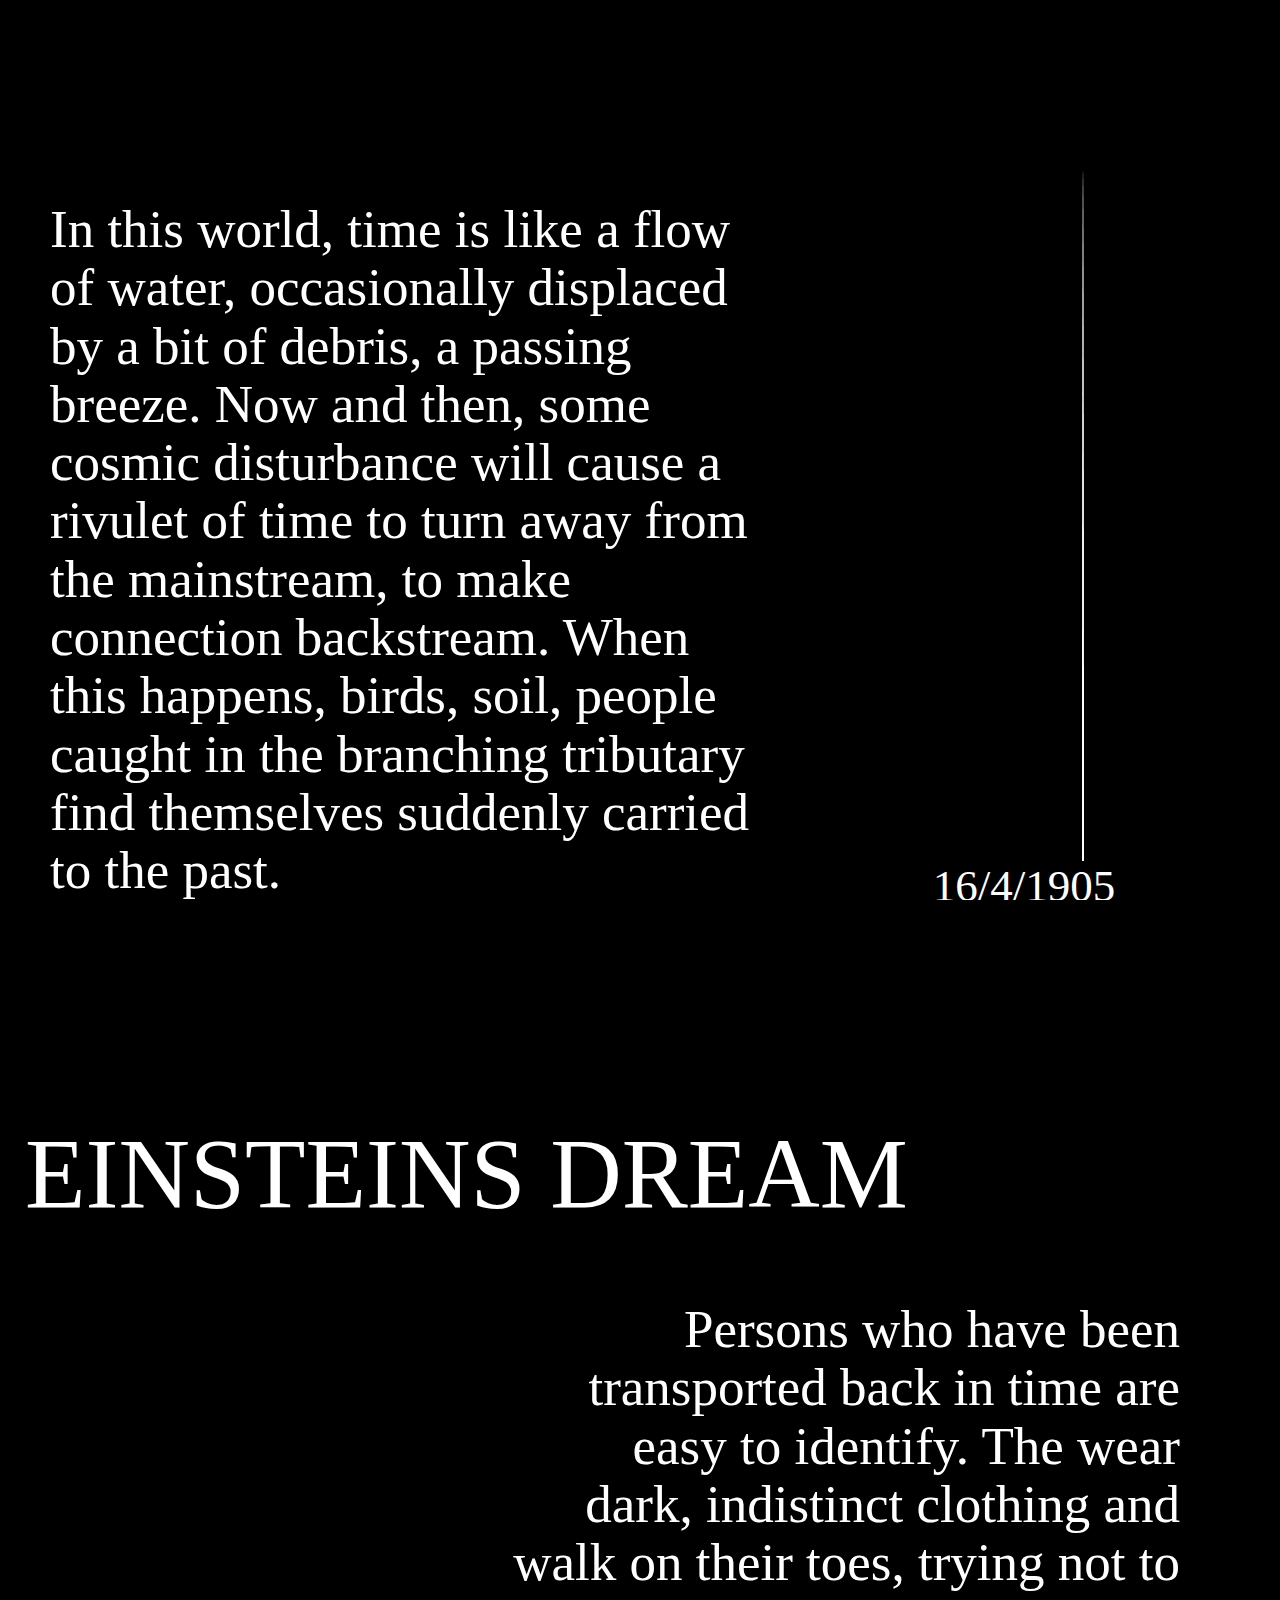
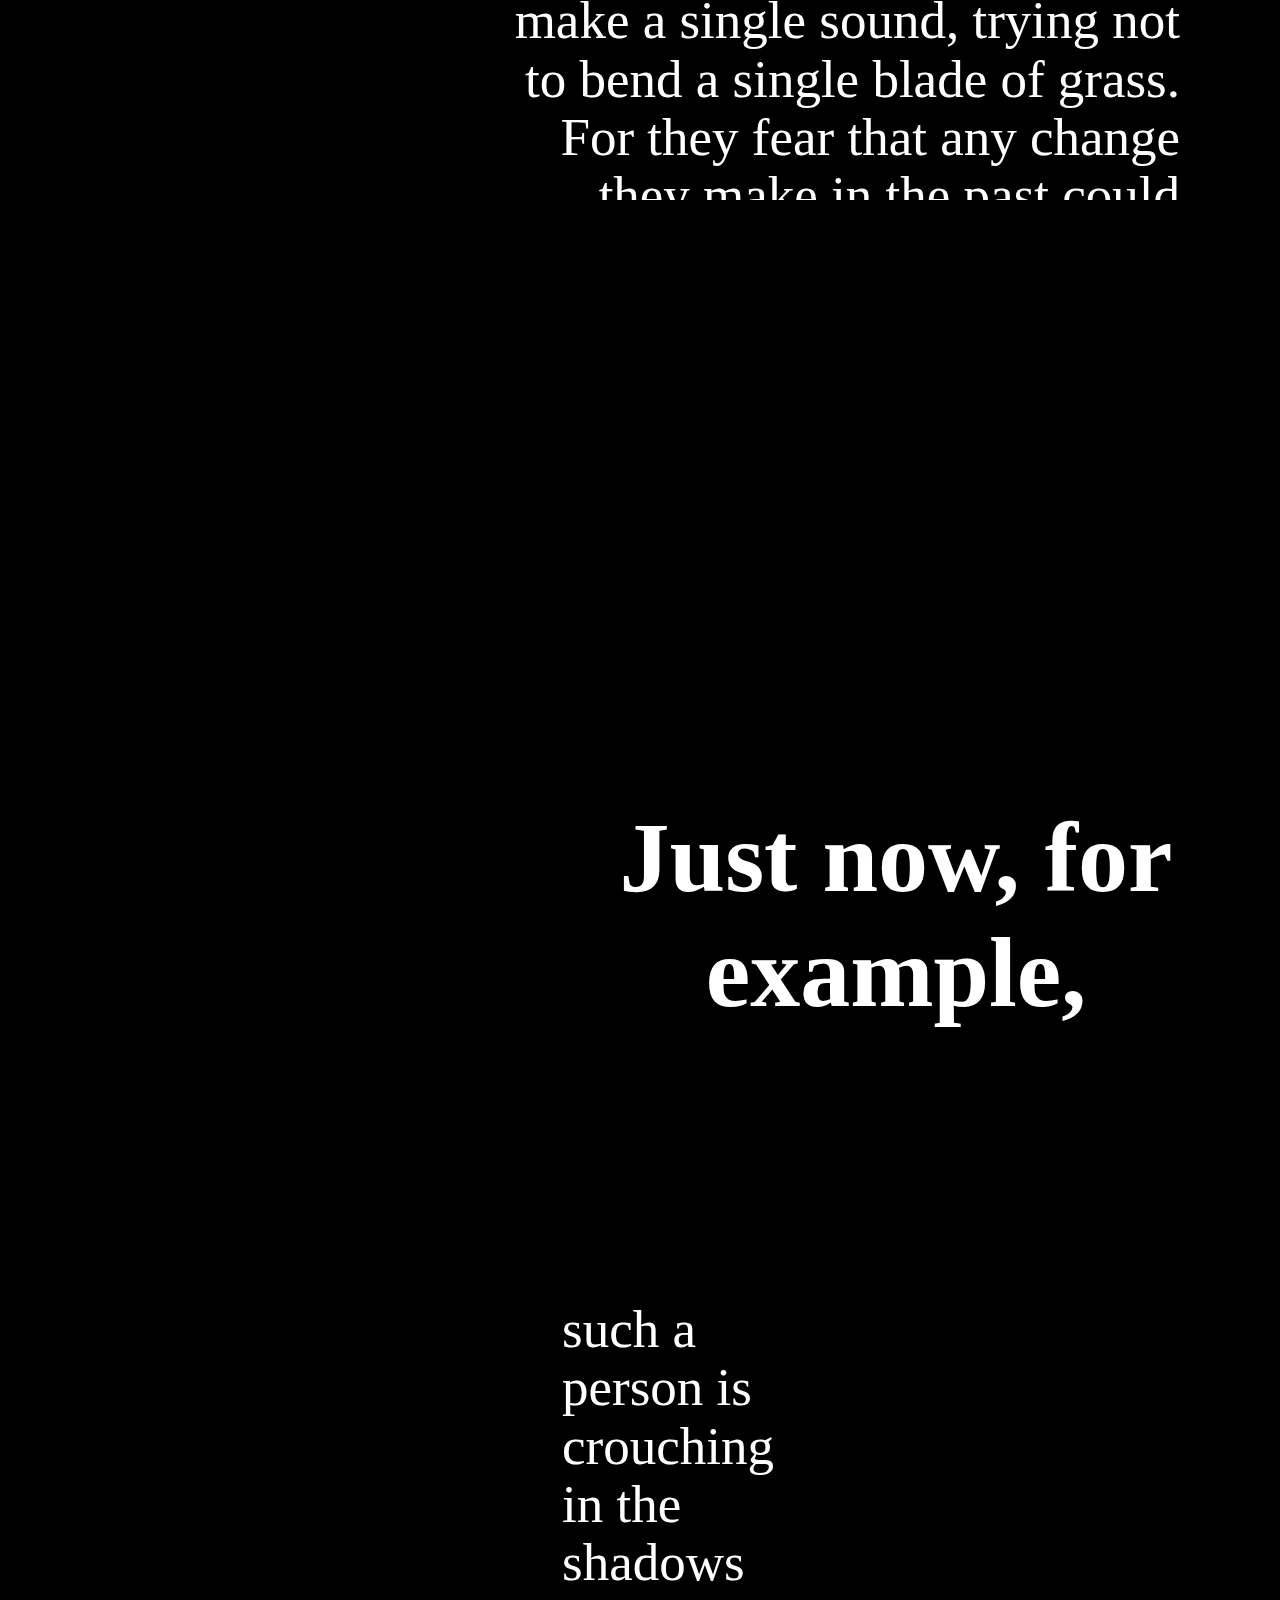
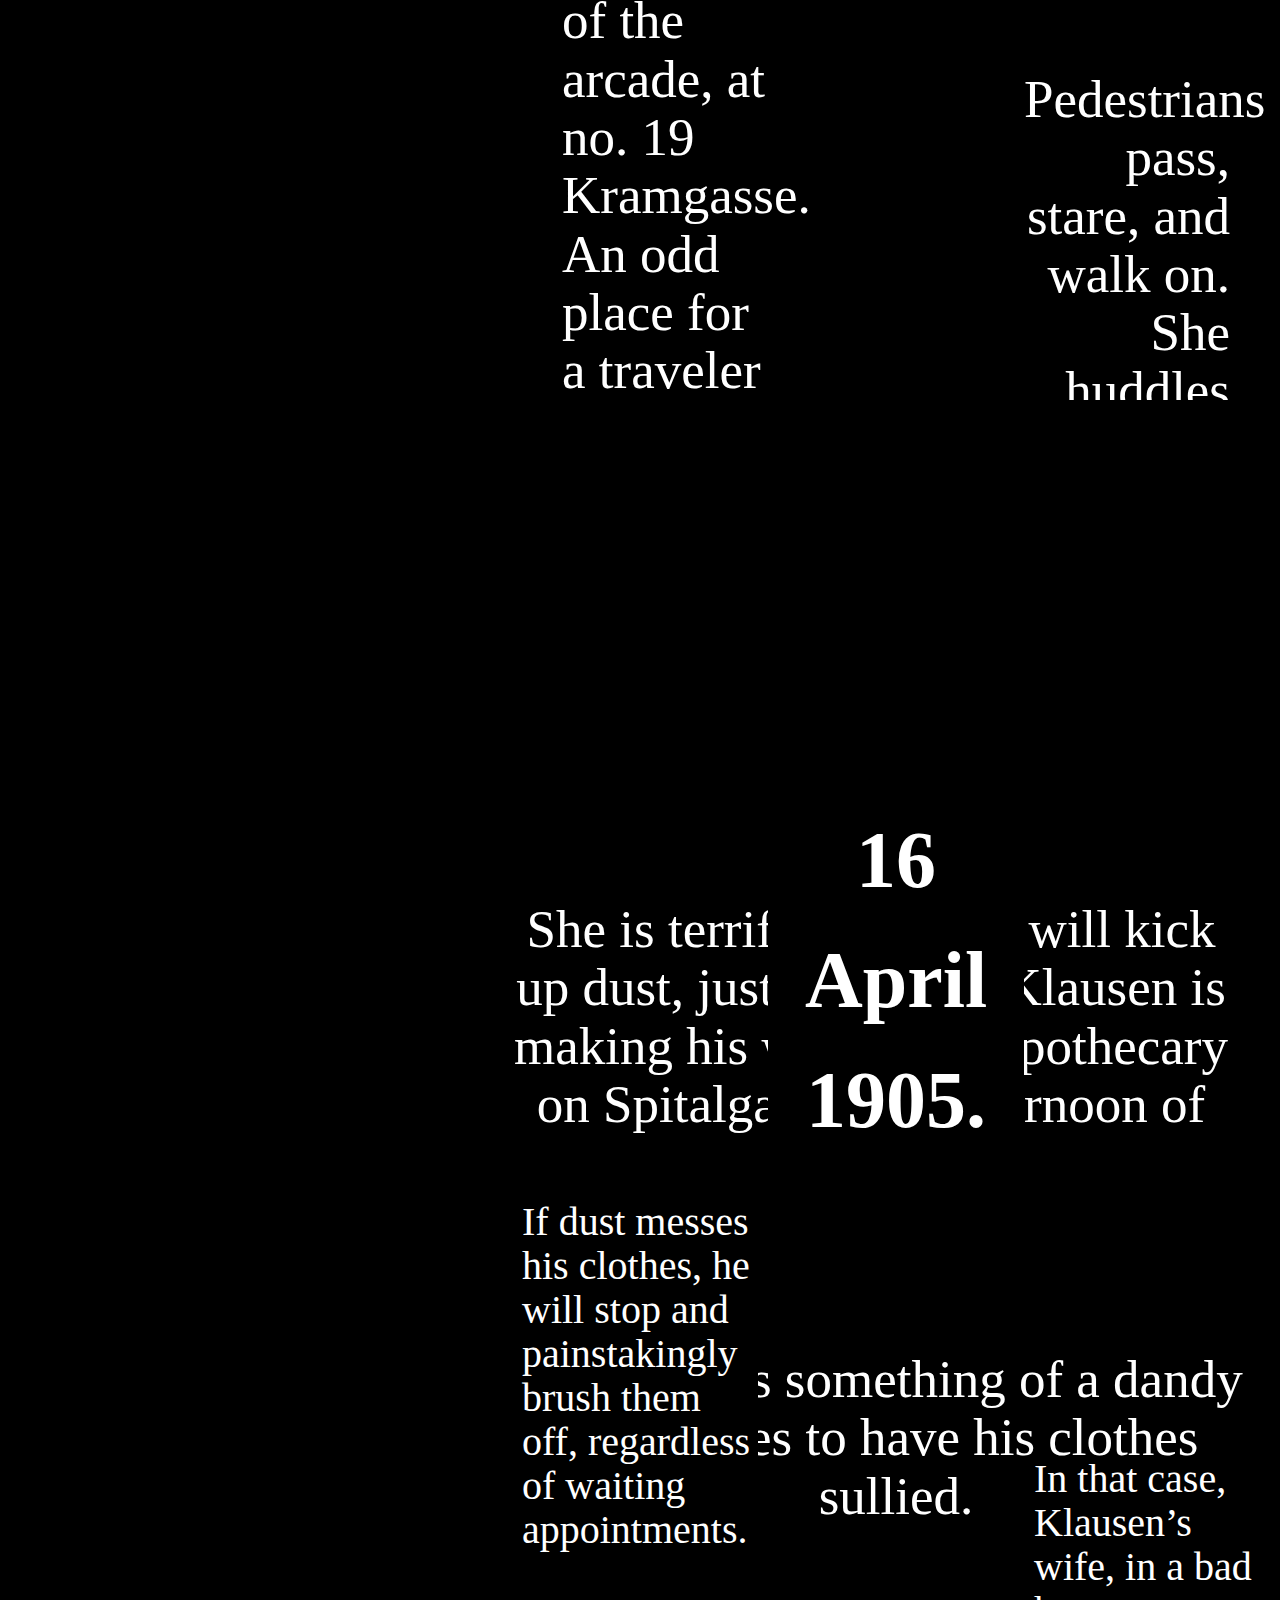
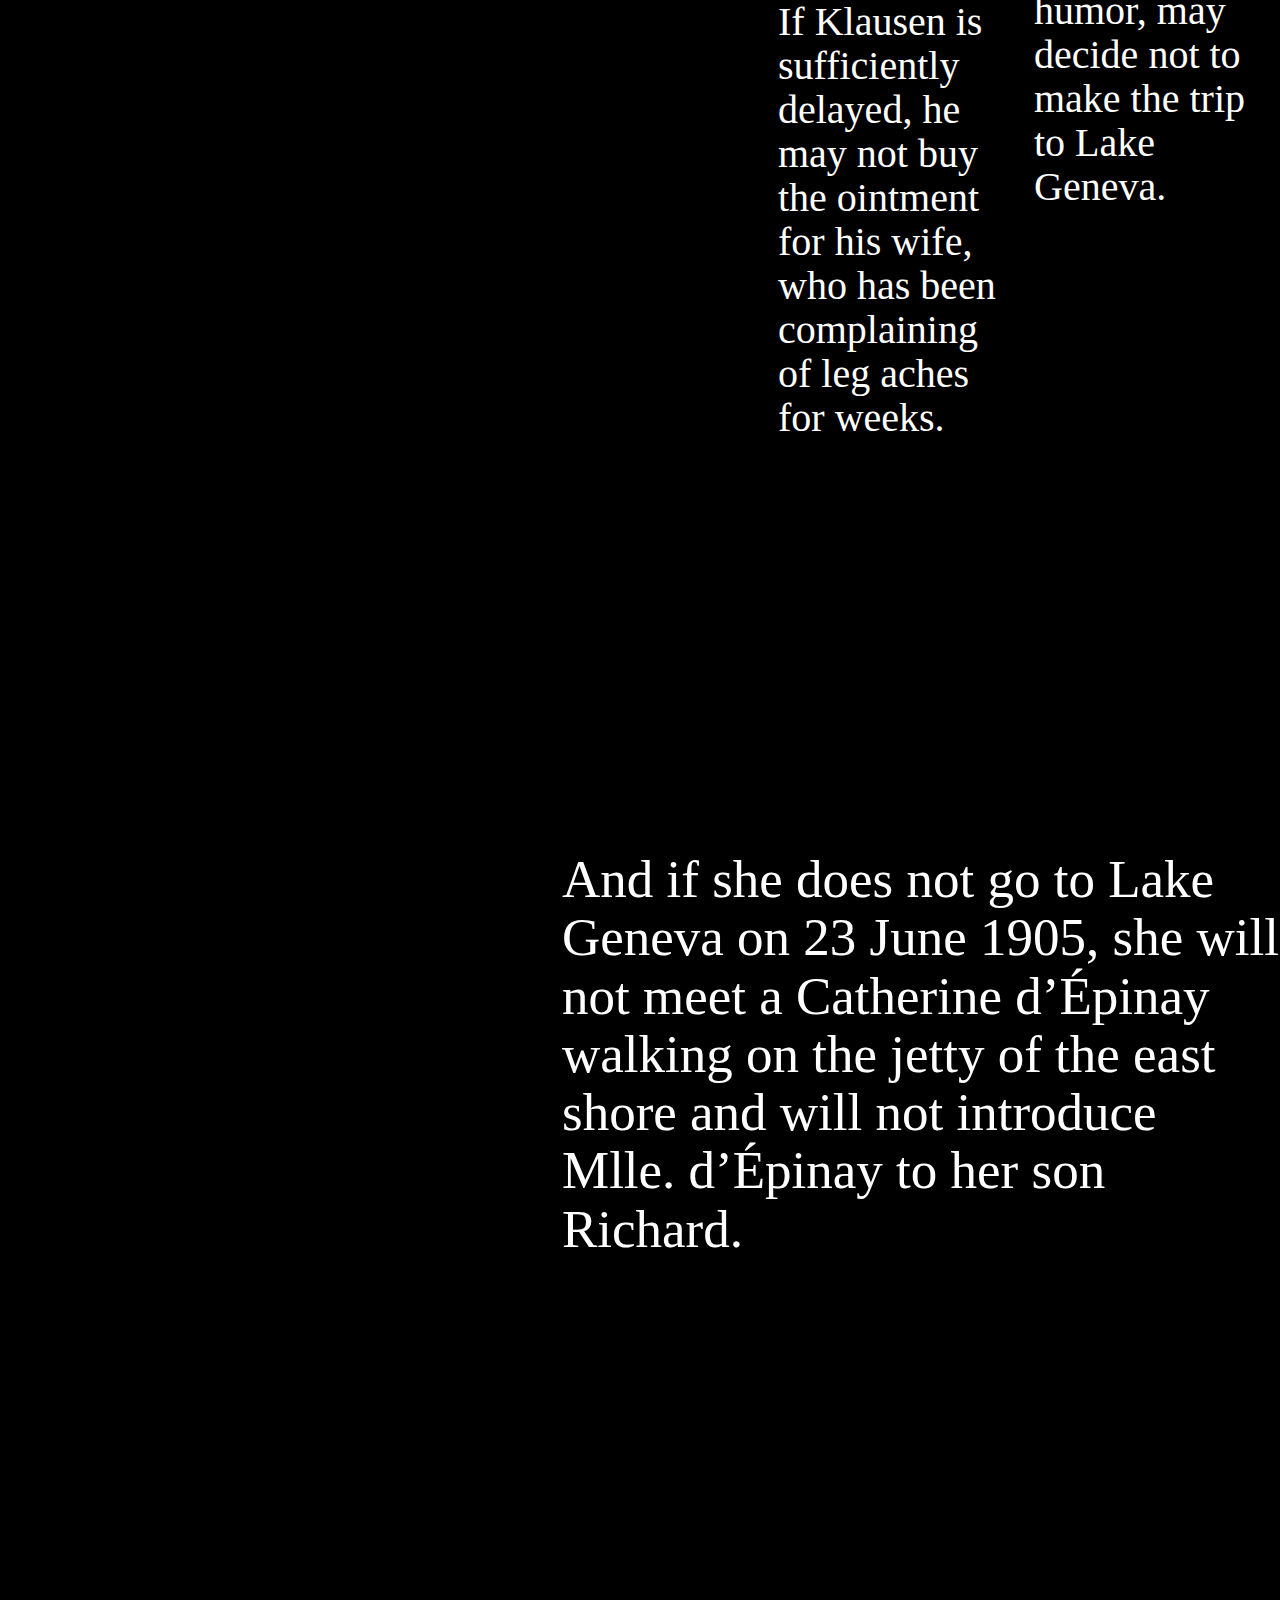
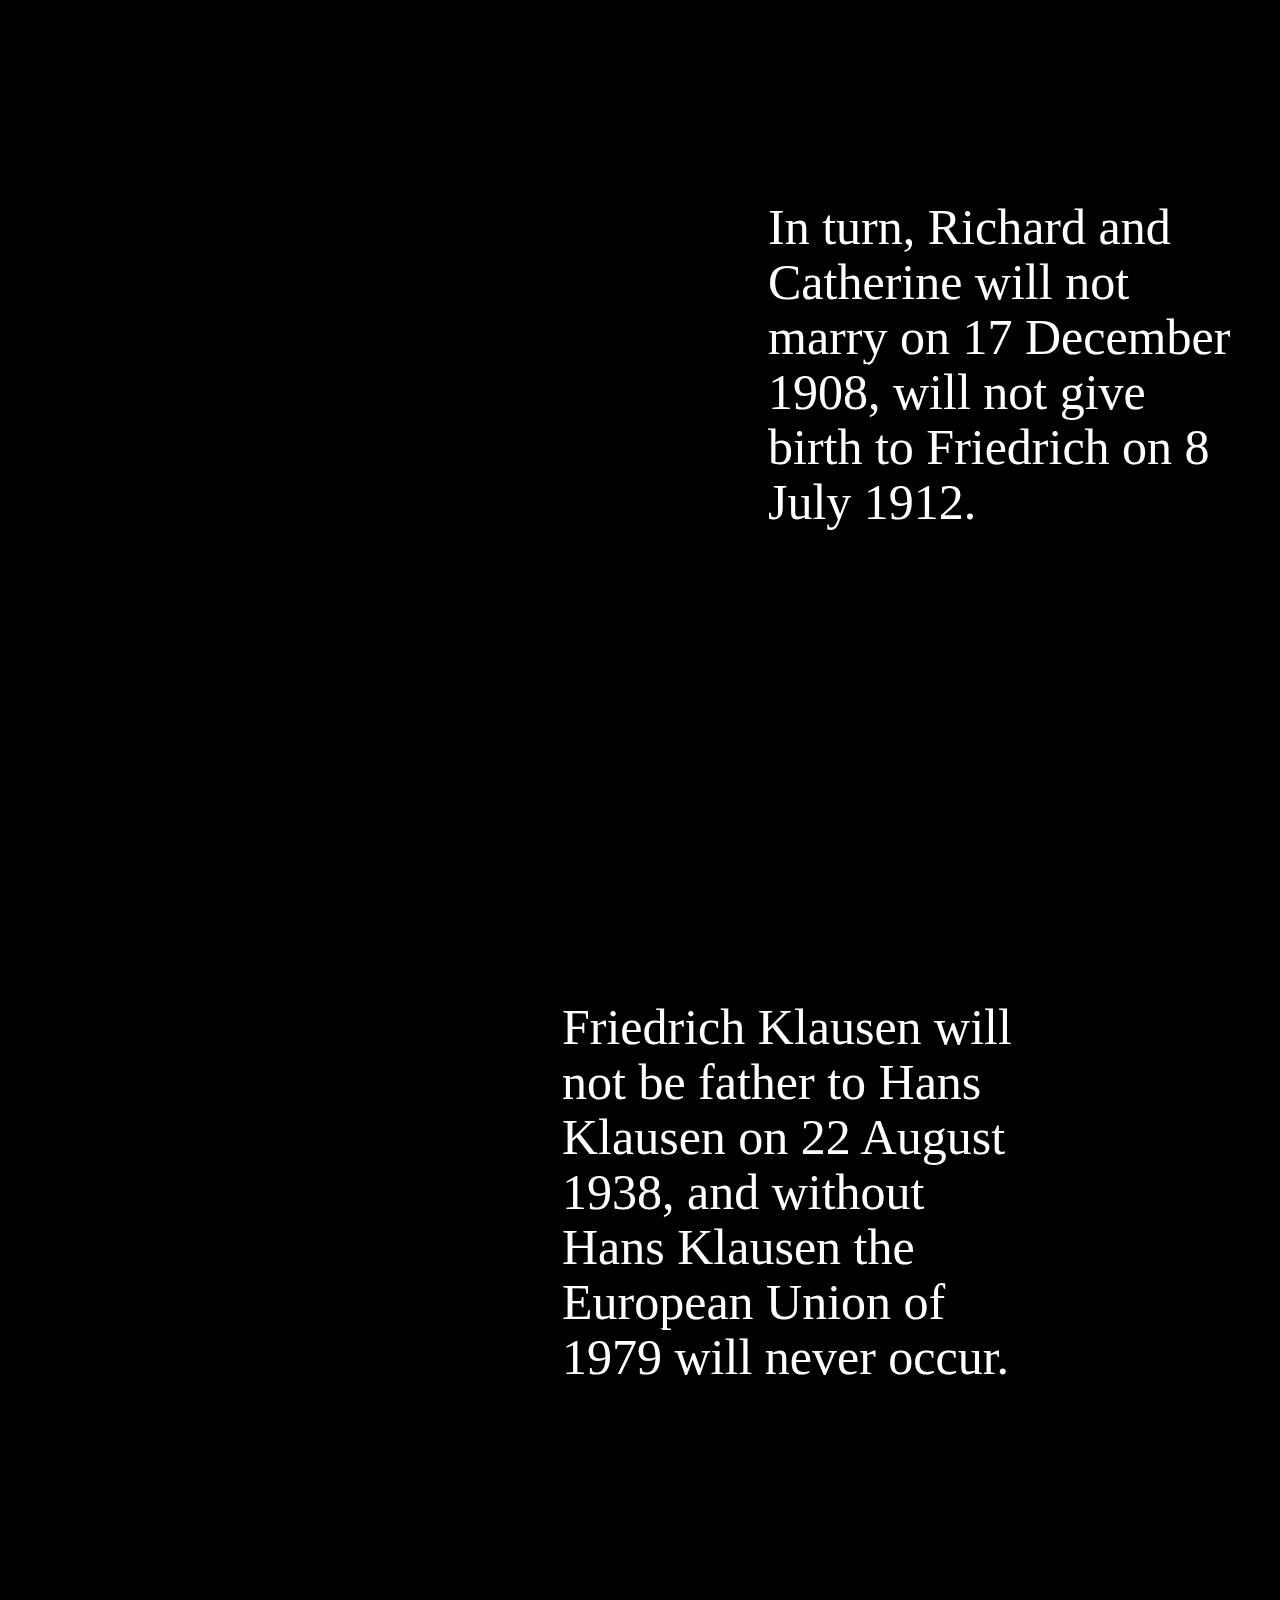
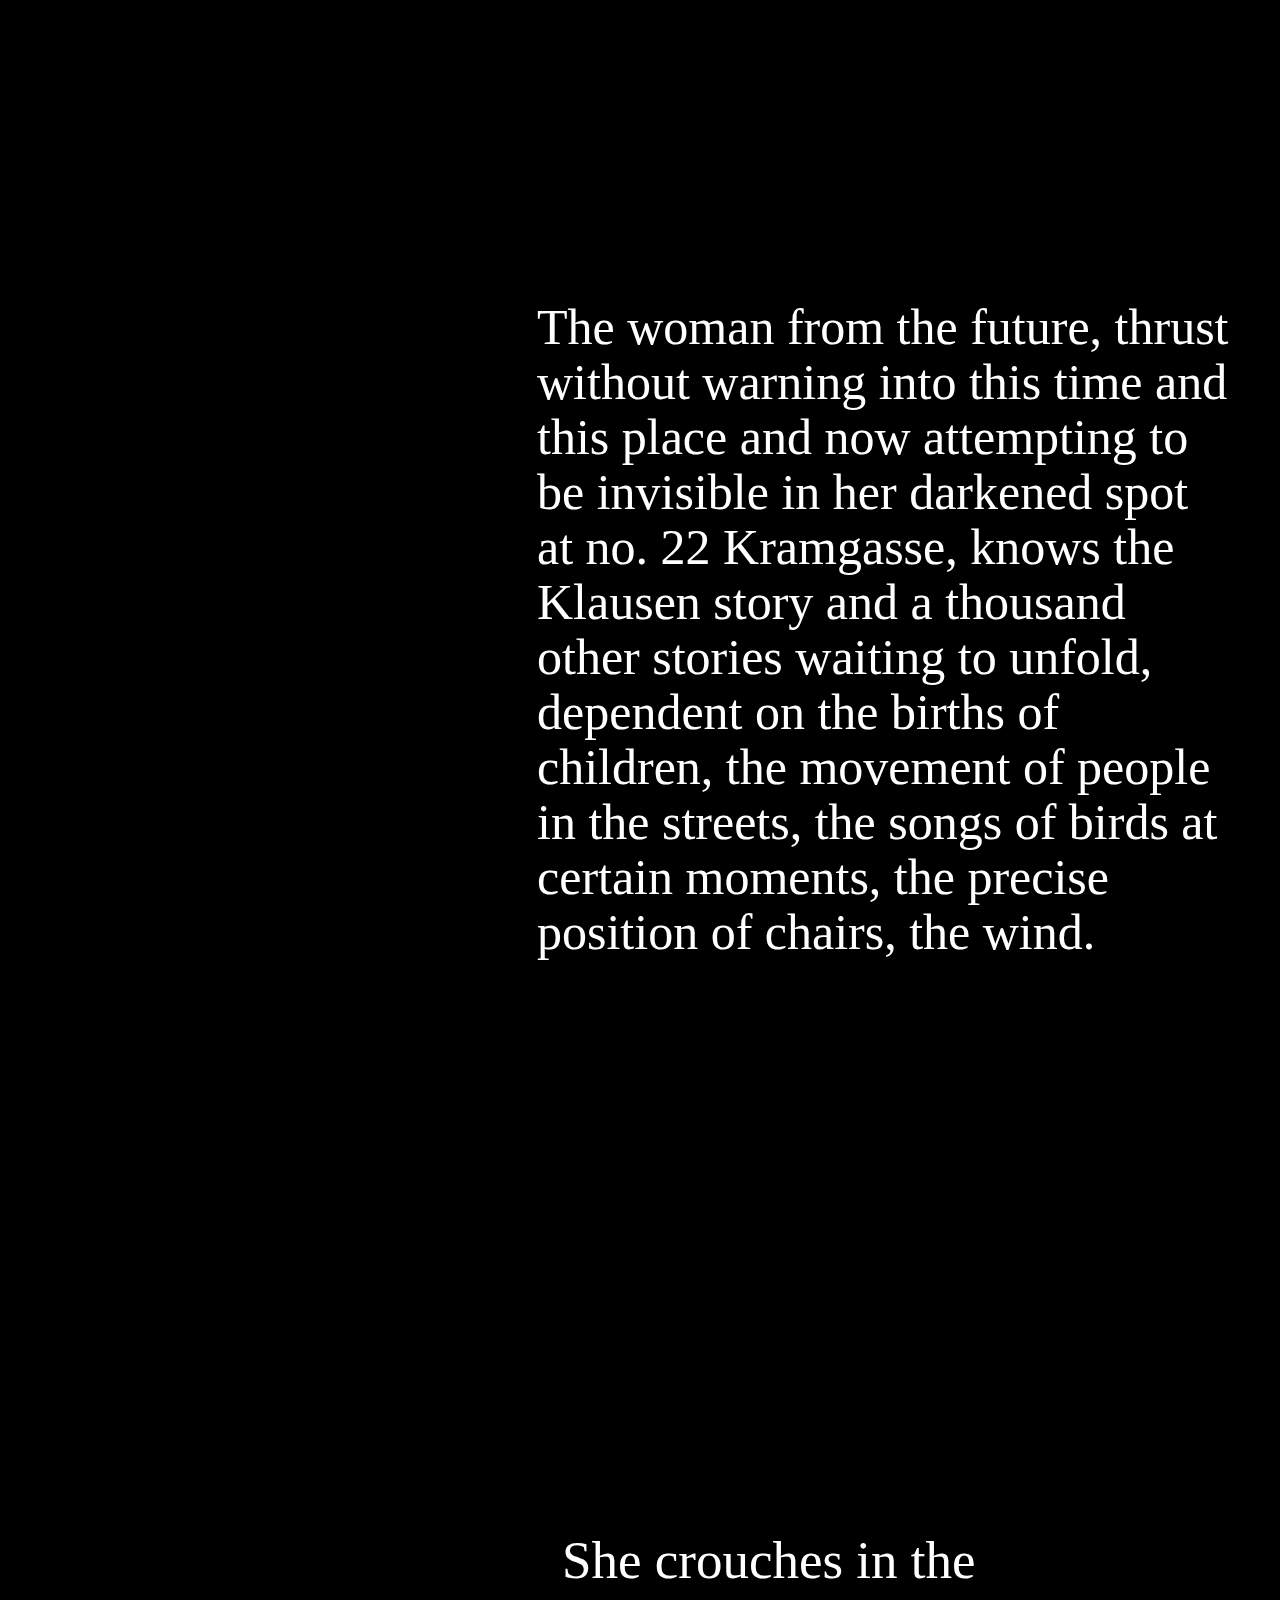
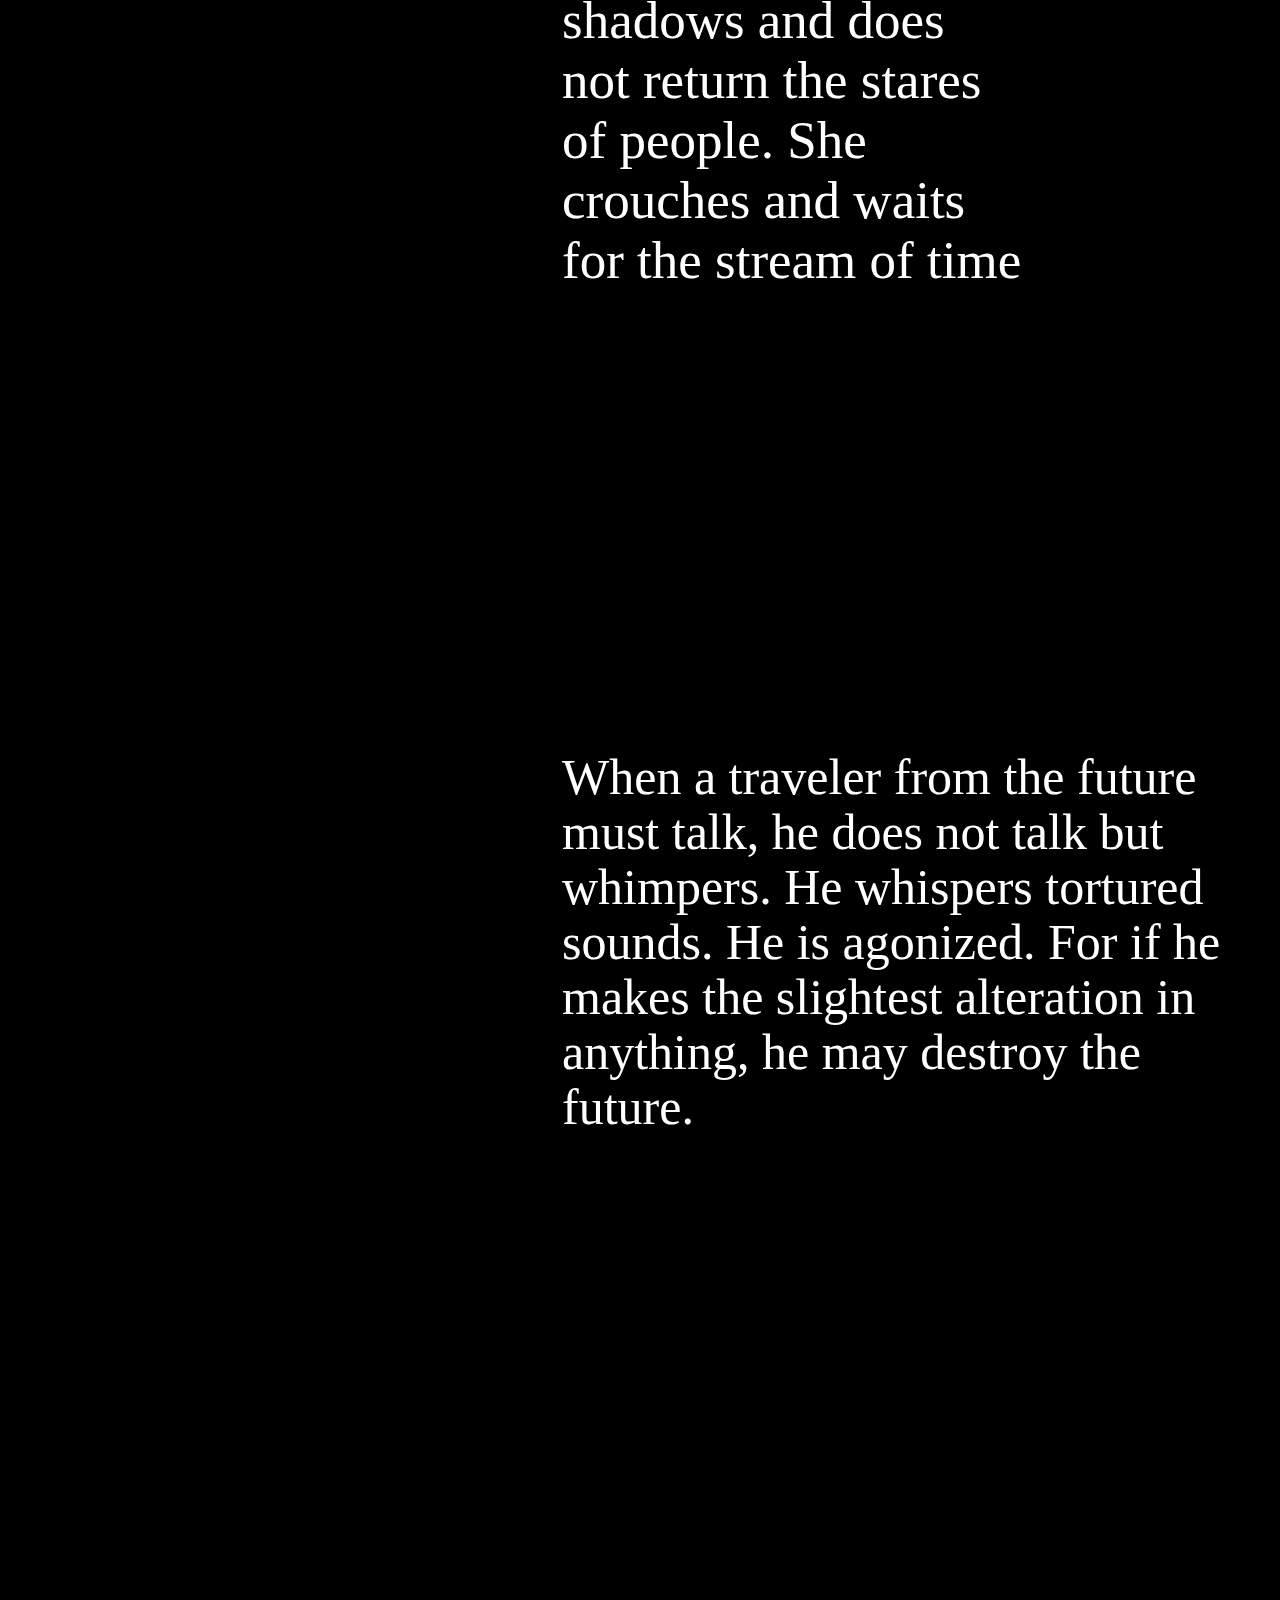
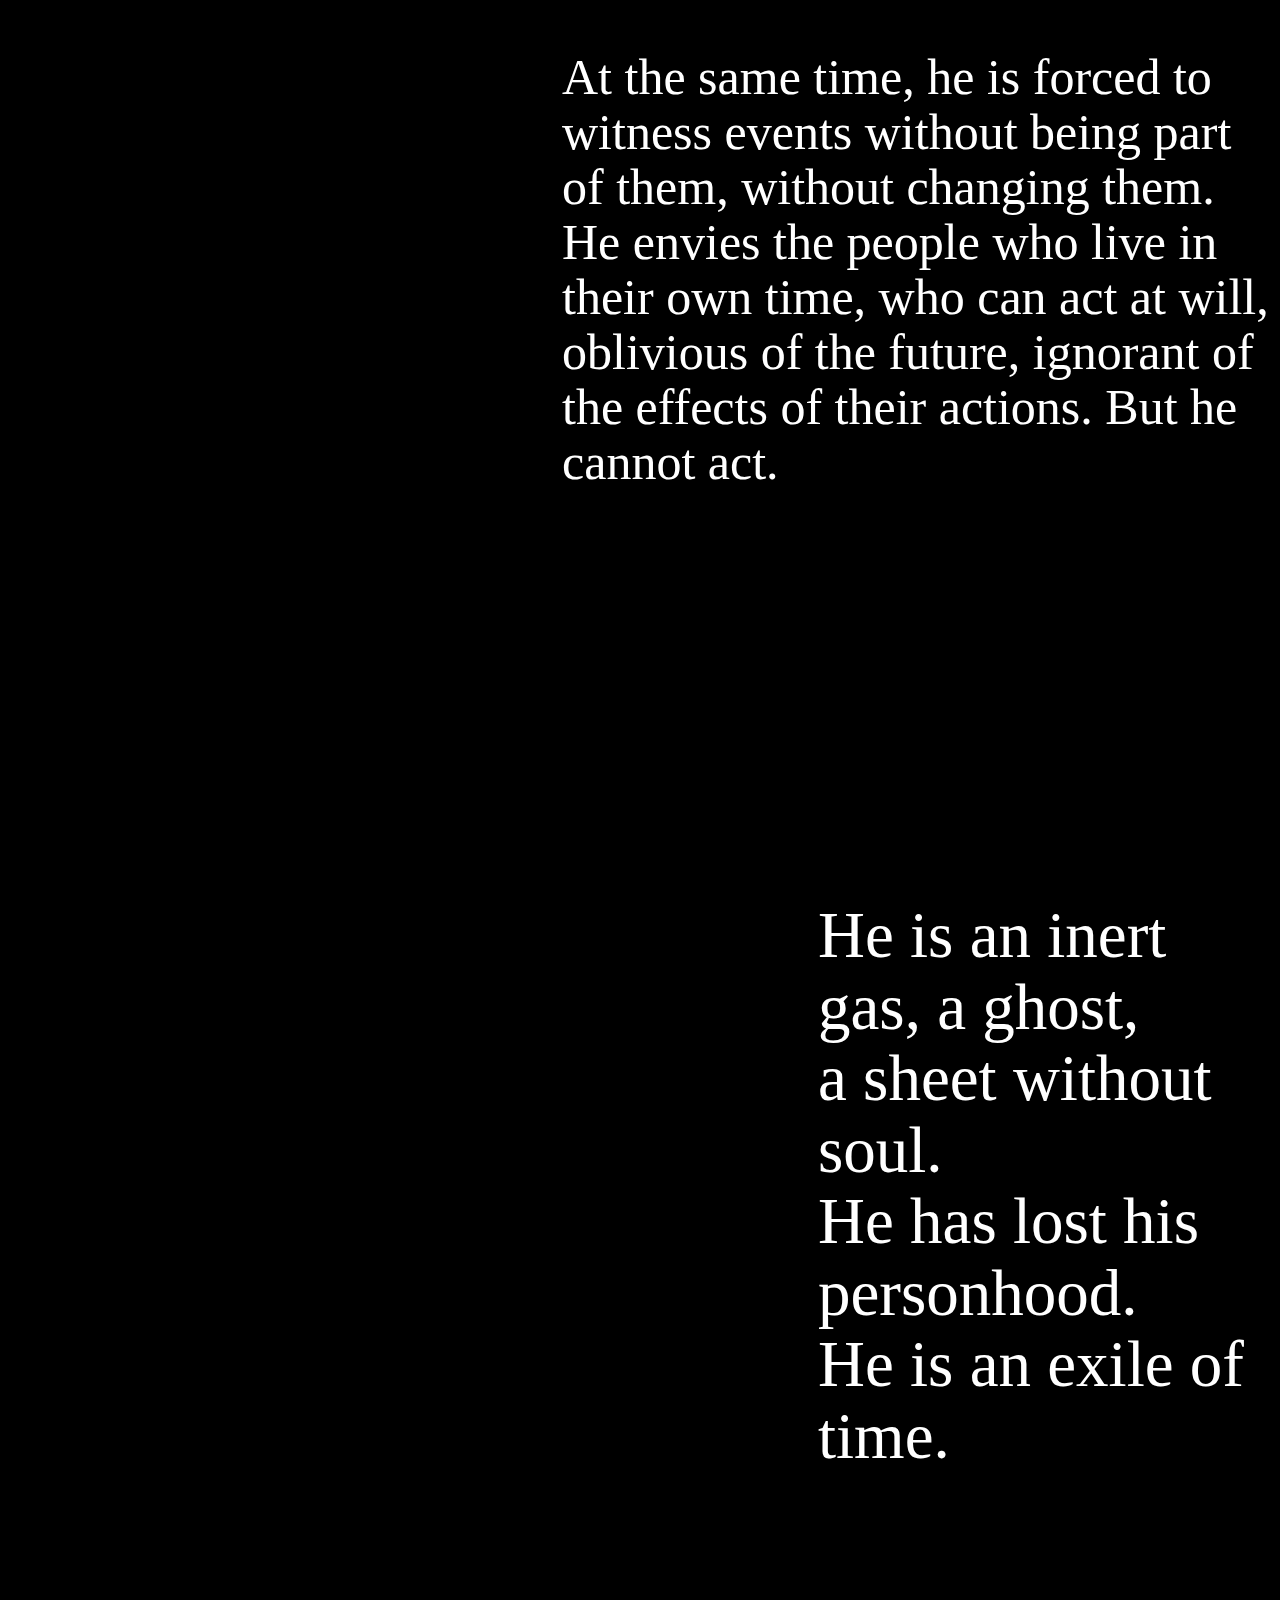
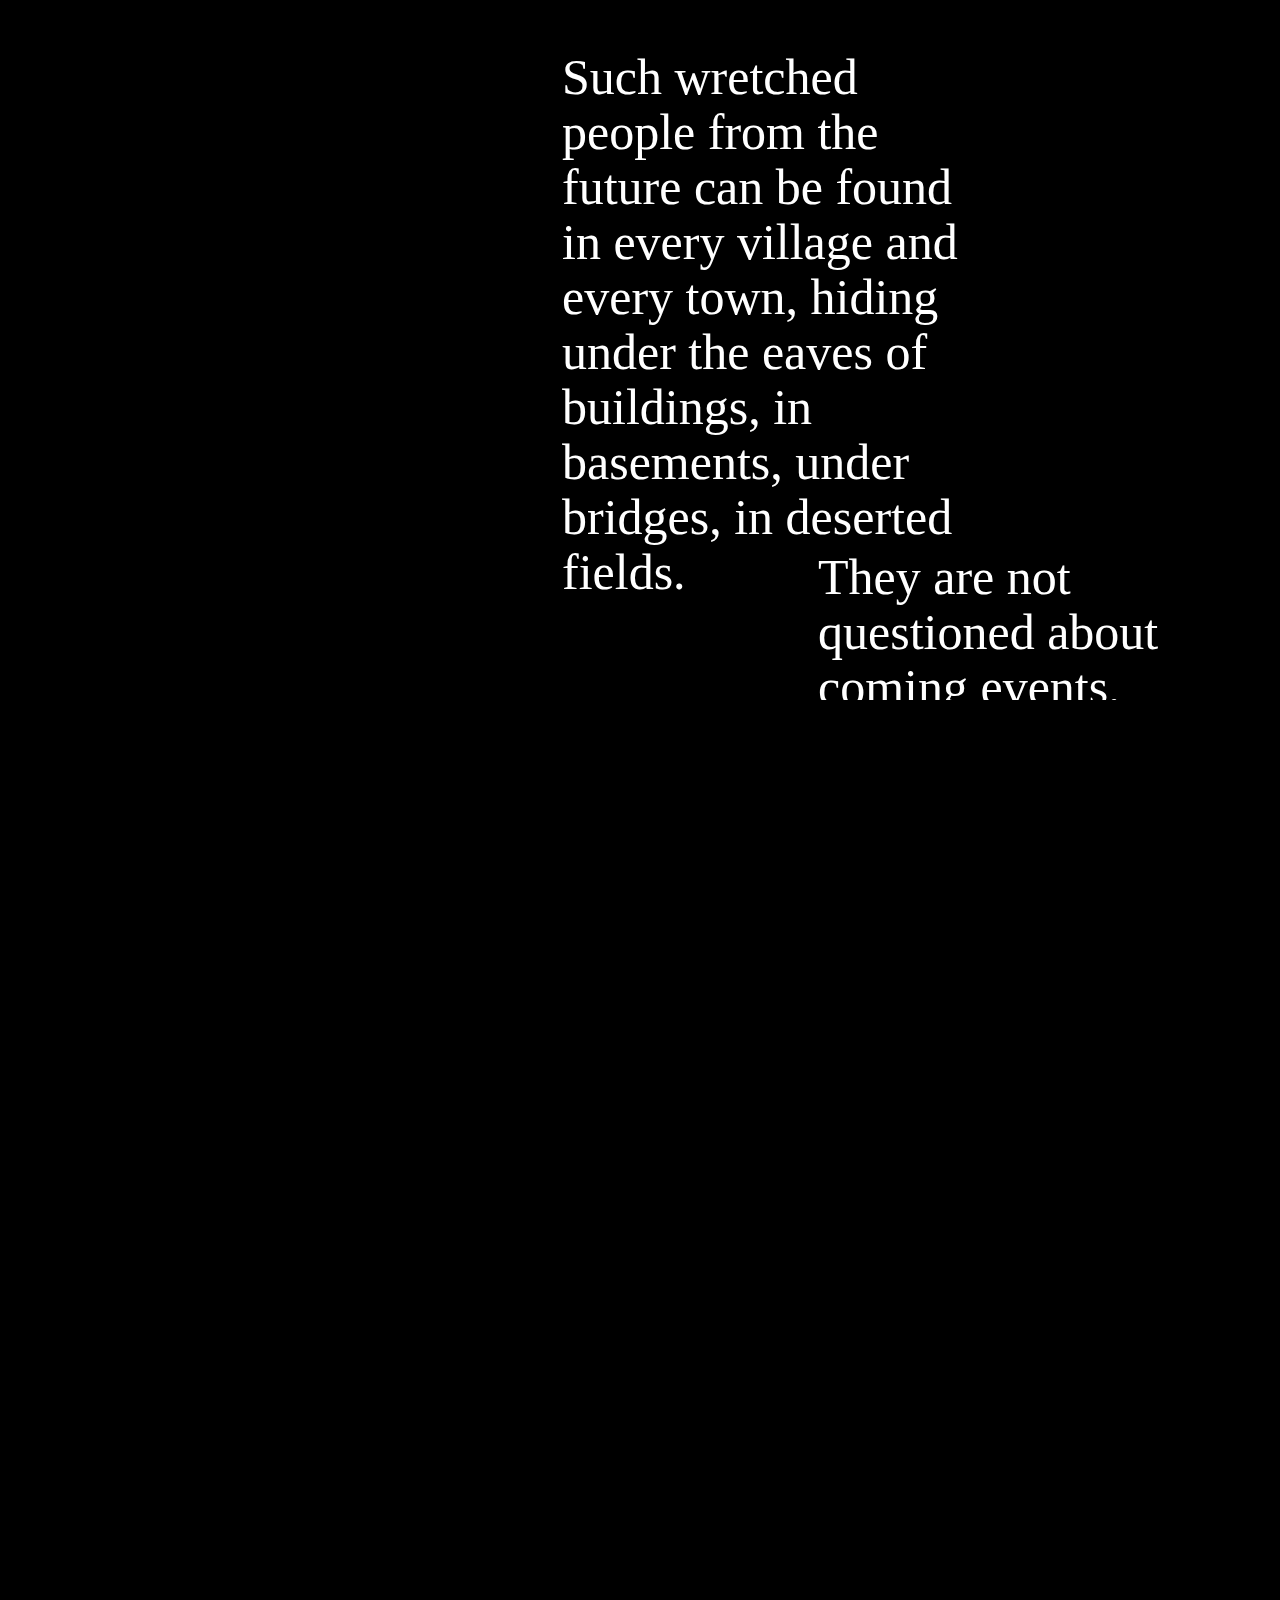
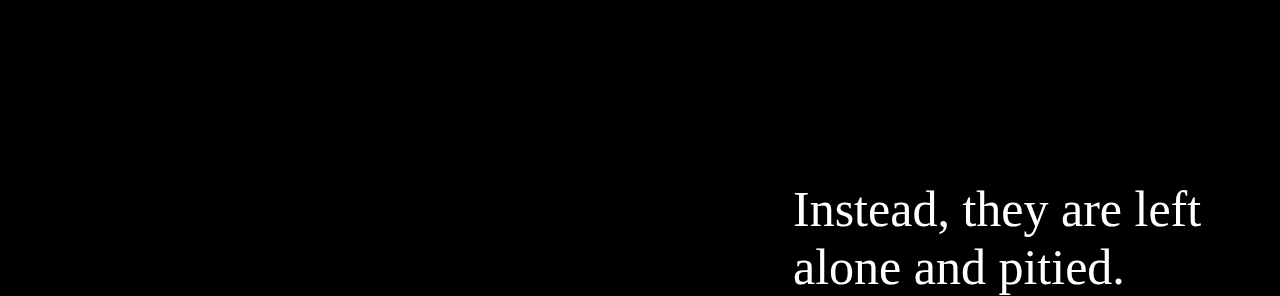
<file: index.html>
<!DOCTYPE html>
<html>
	<head>
		<title>wWwWw</title>
		<link rel="stylesheet" href="clock.css">
		<link rel="stylesheet" href="eyeclock.css">
		<link href="https://fonts.googleapis.com/css2?family=Playfair+Display&display=swap" rel="stylesheet">
		<link href="https://fonts.googleapis.com/css2?family=Indie+Flower&family=Playfair+Display&display=swap" rel="stylesheet">
		<link href="https://fonts.googleapis.com/css2?family=Hammersmith+One&display=swap" rel="stylesheet">
		<script src="https://code.jquery.com/jquery-3.5.1.min.js"></script>
		<script src="clock.js"></script>
		<script src='jquery.fullpage.js'></script>

	</head>

	<body>
		<div class="BGI">

			<p id="Drm">
				EINSTEINS DREAM
			</p>
		</div>

		<div id="fullpage">
				
			<section class="main">
				<p>
					In this world, time is like a flow of water, occasionally displaced by a bit of debris, a passing breeze. Now and then, some cosmic disturbance will cause a rivulet of time to turn away from the mainstream, to make connection backstream. When this happens, birds, soil, people caught in the branching tributary find themselves suddenly carried to the past.
				</p>

			</section>

			<section class="main">
				<!--<p class="title">
					Einstein's <br> Dream
				</p>-->
				<div class="line">
				</div>
				<p class="date">
					16/4/1905
				</p>
			</section>

			<section class="main">
				<p>
					Persons who have been transported back in time are easy to identify. The wear dark, indistinct clothing and walk on their toes, trying not to make a single sound, trying not to bend a single blade of grass. For they fear that any change they make in the past could have drastic consequences for the future.
				</p>
			</section>

			<section class="main">
				<p>
					Just now, for example, 
				</p>
			</section>

			<section class="main">
				<p>
					such a person is crouching in the shadows of the arcade, at no. <span>19</span> Kramgasse. An odd place for a traveler from the future, but there she is. 
				</p>
			</section>

			<section class="main">
				<p>
					Pedestrians pass, stare, and walk on. She huddles in a corner, then quickly creeps across the street and owers in another darkened spot, at no. <span>22</span>. 
				</p>
			</section>

			<section class="main">
				<p>
					 She is terrified that she will kick up dust, just as a Peter Klausen is making his way to the apothecary on Spitalgasse this afternoon of
				</p>
			</section>

			<section class="main">
				<p>
					<span>16</span> April <br>
					 <span>1905</span>. 
				</p>
			</section>

			<section class="main">
				<p>
					Klausen is something of a dandy and hates to have his clothes sullied.  
				</p>
			</section>

			<section class="main">
				<p>
					If dust messes his clothes, he will stop and painstakingly brush them off, regardless of waiting appointments. 
				</p>
			</section>

			<section class="main">
				<p>
					If Klausen is sufficiently delayed, he may not buy the ointment for his wife, who has been complaining of leg aches for weeks.
				</p>
			</section>

			<section class="main">
				<p>
					In that case, Klausen’s wife, in a bad humor, may decide not to make the trip to Lake Geneva. 
				</p>
			</section>

			<section class="main">
				<p>
					And if she does not go to Lake Geneva on <span>23</span> June <span>1905</span>, she will not meet a Catherine d’Épinay walking on the jetty of the east shore and will not introduce Mlle. d’Épinay to her son Richard. 
				</p>
			</section>

			<section class="main">
				<p>
					In turn, Richard and Catherine will not marry on <span>17</span> December <span>1908</span>, will not give birth to Friedrich on <span>8</span> July <span>1912</span>. 
				</p>
			</section>

			<section class="main">
				<p>
					Friedrich Klausen will not be father to Hans Klausen on <span>22</span> August <span>1938</span>, and without Hans Klausen the European Union of <span>1979</span> will never occur.
				</p>
			</section>

			<section class="main">
				<p>
					The woman from the future, thrust without warning into this time and this place and now attempting to be invisible in her darkened spot at no. <span>22</span> Kramgasse, knows the Klausen story and a thousand other stories waiting to unfold, dependent on the births of children, the movement of people in the streets, the songs of birds at certain moments, the precise position of chairs, the wind. 
				</p>
			</section>

			<section class="main">
				<p>
					She crouches in the shadows and does not return the stares of people. She crouches and waits for the stream of time to carry her back to her own time.
				</p>
			</section>

			<section class="main">
				<p>
					When a traveler from the future must talk, he does not talk but whimpers. He whispers tortured sounds. He is agonized. For if he makes the slightest alteration in anything, he may destroy the future. 
				</p>
			</section>

			<section class="main">
				<p>
					At the same time, he is forced to witness events without being part of them, without changing them. He envies the people who live in their own time, who can act at will, oblivious of the future, ignorant of the effects of their actions. But he cannot act. 
				</p>
			</section>

			<section class="main">
				<p>
					He is an inert gas, a ghost, 
					<br>a sheet without soul. 
					<br>He has lost his personhood. 
					<Br>He is an exile of time.

				</p>
			</section>

			<section class="main">
				<p>
					Such wretched people from the future can be found in every village and every town, hiding under the eaves of buildings, in basements, under bridges, in deserted fields. 
				</p>
			</section>

			<section class="main">
				<p>
					They are not questioned about coming events, about future marriages, births, finances, inventions, profits to be made. 
				</p>
			</section>

			<section class="main">
				<p class="door">
					Instead, they are left alone and pitied.
				</p>
			</section>

			<div class="door2">
				<p class="out"> <a href="../home.html"> out </a> </p>
				<p class="in"> <a href="../interaction/index.html"> in </a> </p>
			</div>
	</body>
</html>

<!--
	<a href="../index.html">
	<div class="header">
				<div class="eyeclock">
					<div class="frame1"></div>
					<div class="frame2"></div>
				    <div class="eye1"></div>
				    <div class="eye2"></div>
				    <div class="eye3"></div>
				    <div class="eye4"></div>
				</div>
				<p>Einstein's Dream</p>
			</div>

			<div class="sidebar">
				16 April 1905
			</div>

			<div class="main">
			<div id="main1">
				In this world, time is like a flow of water, occasionally displaced by a bit of debris, a passing breeze. Now and then, some cosmic disturbance will cause a rivulet of time to turn away from the mainstream, to make connection backstream. When this happens, birds, soil, people caught in the branching tributary find themselves suddenly carried to the past.
			</div>
				
			<div id="main2">
					Persons who have been transported back in time are easy to identify. The wear dark, indistinct clothing and walk on their toes, trying not to make a single sound, trying not to bend a single blade of grass. For they fear that any change they make in the past could have drastic consequences for the future.
			</div>

			<div id="main3">
					Just now, for example, 
			</div>

			<div id="main4">
					such a person is crouching in the shadows of the arcade, at no. 19 Kramgasse. An odd place for a traveler from the future, but there she is. 
			</div>

			<div id="main5">
					Pedestrians pass, stare, and walk on. She huddles in a corner, then quickly creeps across the street and owers in another darkened spot, at no. 22. She is terrified that she will kick up dust, just as a Peter Klausen is making his way to the apothecary on Spitalgasse this afternoon of 16 April 1905. 
			</div>

			<div id="main6">
					Klausen is something of a dandy and hates to have his clothes sullied. If dust messes his clothes, he will stop and painstakingly brush them off, regardless of waiting appointments. If Klausen is sufficiently delayed, he may not buy the ointment for his wife, who has been complaining of leg aches for weeks. 
			</div>

			<div id="main7">
					In that case, Klausen’s wife, in a bad humor, may decide not to make the trip to Lake Geneva. 
					<br>
					<br>
					<br>
					<br>
					<br>
					And if she does not go to Lake Geneva on 23 June 1905, she will not meet a Catherine d’Épinay walking on the jetty of the east shore and will not introduce Mlle. d’Épinay to her son Richard. 
					<br>
					<br>
					<br>
					<br>
					<br>
					In turn, Richard and Catherine will not marry on 17 December 1908, will not give birth to Friedrich on 8 July 1912. 
					<br>
					<br>
					<br>
					<br>
					<br>
					Friedrich Klausen will not be father to Hans Klausen on 22 August 1938, and without Hans Klausen the European Union of 1979 will never occur.
			</div>

			<div id="main8">
					The woman from the future, thrust without warning into this time and this place and now attempting to be invisible in her darkened spot at no. 22 Kramgasse, knows the Klausen story and a thousand other stories waiting to unfold, dependent on the births of children, the movement of people in the streets, the songs of birds at certain moments, the precise position of chairs, the wind. 
			</div>

			<div id="main9">
					She crouches in the shadows and does not return the stares of people. She crouches and waits for the stream of time to carry her back to her own time.
			</div>

			<div id="main10">
					When a traveler from the future must talk, he does not talk but whimpers. He whispers tortured sounds. He is agonized. For if he makes the slightest alteration in anything, he may destroy the future. At the same time, he is forced to witness events without being part of them, without changing them. He envies the people who live in their own time, who can act at will, oblivious of the future, ignorant of the effects of their actions. But he cannot act. He is an inert gas, a ghost, a sheet without soul. He has lost his personhood. He is an exile of time.
			</div>

			<div id="main11">
					Such wretched people from the future can be found in every village and every town, hiding under the eaves of buildings, in basements, under bridges, in deserted fields. They are not questioned about coming events, about future marriages, births, finances, inventions, profits to be made. 
			</div>

			<div id="main12">
					Instead, they are left alone and pitied.
			</div>
		</div>
		
		<div class="leftArrow"> < </div>
		<div class="rightArrow"> > </div>

					<section class="header">
				<p class="title">Einstein's Dream</p>
					<div class="eyeclock">
						<div class="frame1"></div>
						<div class="frame2"></div>
					    <div class="eye1"></div>
					    <div class="eye2"></div>
					    <div class="eye3"></div>
					    <div class="eye4"></div>
					</div>
			</section>

			<section class="sidebar">
				<p>
					16 April 1905
				</p>
			</section>
-->
</file>
<file: clock.css>
*{
	position: relative;
	box-sizing: border-box;
	margin: 0;
	padding: 0;
	scroll-behavior: smooth;
	background-color: #000;
}

.BGI{
	position: fixed;
	color: #fff;
	font-family: erotique trial;
	font-weight: normal;
	top: 1000px;
	transform-origin: center bottom;
	z-index: 1;
}

/*#Ein{
	z-index: 1;
	font-size: 86px;
	top: -20px;
	left: 198px;
	height: 0px;
}*/

#Drm{
	z-index: 0;
	font-size: 99px;
	height: 188px;
	padding-left: 25px;
	top: 117px;
}

#fullpage{
	height: 100vh;
	display: grid;
	grid-template-columns: repeat(5, 20%);

}

#fullpage section{
	height: 100vh;
}

.main{
	display: inline;
	font-family: Erotique Trial;
	font-weight: normal;
	font-size: 53px;
	color: #fff;
}

#fullpage section:nth-child(1){
	grid-column: span 3;
	text-align: left;
	padding-top: 200px;
	padding-left: 50px;
	line-height: 1.1;
}

#fullpage section:nth-child(2){
	grid-column: span 2;
	text-align: center;
	height: 10px;
	padding-top: 80px;
	font-size: 150px;
}

.line{
	border: 1px solid #fff;
	border-radius: 50%;
	width: 1230px;
	transition: .3s ease;
	top: 705px;
	left: -300px;
	transform: rotate(90deg);
}

.date{
	display: inline;
	font-family: Poor Richard;
	font-size: 45px;
	top: 682px;
}

#fullpage section:nth-child(3){
	grid-column: 3/span 3;
	text-align: right;
   	padding-top: 400px;
   	padding-right: 100px;
   	font-size: 53px;
   	line-height: 1.1;
}

#fullpage section:nth-child(4){
	grid-column: 3/span 3;
	text-align: center;
	padding-top: 600px;
	font-size: 100px;
	font-weight: bold;
}

#fullpage section:nth-child(5){
	font-size: 53px;
	grid-column-start: 3;
	padding-top: 200px;
	padding-left: 50px;
	line-height: 1.1;
}

#fullpage section:nth-child(6){
	grid-column-start: 5;
	padding-top: 570px;
	padding-right: 50px;
	text-align: right;
	line-height: 1.1;
}

#fullpage section:nth-child(7){
	grid-column: 3/span 3;
	padding-top: 500px;
	padding-right: 50px;
	text-align: center;
	line-height: 1.1;
}

#fullpage section:nth-child(8){
	grid-column-start: 4;
	text-align: center;
	top: -500px;
	font-weight: bold;
	font-size: 80px;
	line-height: 1.5;
	height: 0px;
}

#fullpage section:nth-child(9){
	grid-column: 3/span 3;
	text-align: center;	
	padding-top: 50px;
	line-height: 1.1;
}

#fullpage section:nth-child(10){
	grid-column: 3;
	padding-left: 10px;
	padding-right: 10px;
	top: -1000px;
	font-size: 40px;
	height: 0px;
	line-height: 1.1;
}

#fullpage section:nth-child(10).active{
	top: -700px;
}

#fullpage section:nth-child(11){
	grid-column-start: 4;
	top: -600px;
	font-size: 40px;
	padding-left: 10px;
	padding-right: 10px;
	height: 0px;
	line-height: 1.1;
}

#fullpage section:nth-child(11).active{
	top: -900px;
}

#fullpage section:nth-child(12){
	grid-column-start: 5;
	top: -743px;
	font-size: 40px;
	padding-left: 10px;
	padding-right: 10px;
	height: 0px;
	line-height: 1.1;
}

#fullpage section:nth-child(13){
	grid-column: 3/span 3;
	padding-top: 250px;
	padding-left: 50px;
	line-height: 1.1;

}

#fullpage section:nth-child(14){
	grid-column: 4/span 2;
	padding-top: 300px;
	padding-right: 35px;
	font-size: 50px;
	line-height: 1.1;
}

#fullpage section:nth-child(15){
	grid-column: 3/span 2;
	padding-top: 200px;
	padding-left: 50px;
	font-size: 50px;
	line-height: 1.1;
}

#fullpage section:nth-child(16){
	grid-column: 3/span 3;
	padding-top: 200px;
	padding-left: 25px;
	padding-right: 50px;
	font-size: 50px;
	line-height: 1.1;
}

#fullpage section:nth-child(17){
	grid-column: 3/span 2;
	padding-top: 530px;
	padding-left: 50px;
}

#fullpage section:nth-child(18){
	grid-column: 3/span 3;
	padding-top: 450px;
	font-size: 50px;
	padding-left: 50px;
	padding-right: 50px;	
	line-height: 1.1;
}

#fullpage section:nth-child(19){
	grid-column: 3/span 3;
	padding-top: 450px;
	font-size: 50px;
	padding-left: 50px;	
	line-height: 1.1;
}

#fullpage section:nth-child(20){
	grid-column: 4/span 2;
	padding-top: 400px;
	font-size: 65px;	
	padding-left: 50px;
	line-height: 1.1;
}

#fullpage section:nth-child(21){
	grid-column: 3/span 2;
	top: 250px;
	font-size: 50px;
	padding-right: 50px;
	padding-left: 50px;
	line-height: 1.1;	
	height: 0;
}

#fullpage section:nth-child(22){
	grid-column: 4/span 2;
	top: 750px;
	font-size: 50px;
	padding-right: 50px;
	padding-left: 50px;
	line-height: 1.1;	
}

#fullpage section:nth-child(23){
	grid-column: 4/span 2;
	padding-top: 1080px;
	font-size: 50px;	
	padding-left: 25px;
	padding-right: 25px;
}

a{
	text-decoration: none;
	color: #fff;
}

a:hover{
	color: red;
}

span{
	font-family: poor Richard
}

span:hover{
	color: red;
	cursor: pointer;
}

span.active{
	transform: rotateY(90deg);
}



.door:hover{
	color: red;
}

.door2{
	display: none;
	left: 1500px;
}

.door2.active{
	display: inline;
}

.out, .in{
	font-family: Erotique Trial;
	font-weight: normal;
	font-size: 53px;
	color: #fff;
}

.out{
	top: -230px;
	left: 138px;
	width: 0px;
}

.in{
	top: -280px;
	left: 762px;
	width: 0px;
}

/*
.dark{
	background-color: #000;
}

.eyeclock{
	position: absolute;
	left: 100px;
	top: -190px;
	display: inline;
	max-height: 120px;
}

.eyeclock.active {
	top: 100px;
}

.header{
	position: absolute;
	display: inline;
	margin: auto;
	max-height: 120px;
	padding-left: 210px;
	padding-top: 220px;
	font-family: Hammersmith One;
	font-size: 100px;
	color: white;
	cursor: pointer;
}

p.active{
	color: blue;
	cursor: pointer;
}

.sidebar{
	position: absolute;
	top: 300px;
	right: 100px;
	display: inline;
	grid-column-start: 5;
	font-family: playfair display;
	font-size: 20px;
	color: white;
}

.main{
	position: absolute;
	top: 500px;
	left: 30px;
	display: grid;
	margin: auto;
	grid-template-columns: repeat(5, 20%);
	grid-template-rows: repeat(15, 10%);
	grid-row-gap: 80px;
	max-width: 1200px;
	color: white;
	padding: 0;
}

#main1{
	display: none;
	grid-column: 2/span 2;
	grid-row-start: 2;
	font-family: Playfair Display;
	font-weight: normal;
	font-size: 20px;
	width: 100%;
	height: 100%;
}

#main1.active{
	display: inline;
}

#main2{
	display: inline;
	grid-column: 3/span 2;
	grid-row-start: 3;
	font-family: Playfair Display;
	font-weight: normal;
	font-size: 20px;
	text-align: right;
	width: 100%;
	height: 100%;
}

#main3{
	display: inline;
	padding-top: 100px;
	grid-column: 2/span 4;
	grid-row-start: 4;
	font-family: Playfair Display;
	font-weight: bold;
	font-size: 80px;
	width: 100%;
	height: 100%;
}

#main4{
	display: inline;
	grid-column-start: 1/span 5;
	grid-row-start: 5;
	font-family: Playfair Display;
	font-weight: normal;
	font-size: 20px;
	width: 100%;
	height: 100%;

}

#main5{
	display: inline;
	grid-column: 2/span 3;
	grid-row-start: 6;
	font-family: Playfair Display;
	font-weight: normal;
	font-size: 20px;
	width: 100%;
	height: 100%;

}

#main6{
	display: inline;
	grid-column: 3/span 3;
	grid-row-start: 7;
	font-family: Playfair Display;
	font-weight: normal;
	font-size: 20px;
	text-align: right;
	width: 100%;
	height: 100%;
}

#main7{
	display: inline;
	grid-column-start: 4;
	grid-row: 8/span 2;
	font-family: Playfair Display;
	font-weight: normal;
	font-size: 20px;
	text-align: center;
	width: 100%;
	height: 100%;
}

#main8{
	display: inline;
	grid-column: 1/span 3;
	grid-row-start: 10;
	font-family: Playfair Display;
	font-weight: normal;
	font-size: 20px;
	width: 100%;
	height: 100%;
}

#main9{
	display: inline;
	grid-column-start: 2;
	grid-row-start: 11;
	font-family: Playfair Display;
	font-weight: normal;
	font-size: 20px;
	width: 100%;
	height: 100%;

}

#main10{
	display: inline;
	grid-column: 3/span 2;
	grid-row-start: 12;
	font-family: Playfair Display;
	font-weight: normal;
	font-size: 20px;
	width: 100%;
	height: 100%;

}

#main11{
	display: inline;
	grid-column: 2/span 2;
	grid-row-start: 13;
	font-family: Playfair Display;
	font-weight: normal;
	font-size: 20px;
	padding-top: 100px;
	width: 100%;
	height: 100%;
}

#main12{
	display: inline;
	grid-column: 2/span 2;
	grid-row-start: 14;
	font-family: Playfair Display;
	font-weight: normal;
	font-size: 25px;
	padding-top: 300px;
	width: 100%;
	height: 100%;

}

.leftArrow{
	position: fixed;
	top: 316px;
	left: 30px;
	color: white;
	font-size: 22px;
	cursor: pointer;
}

.rightArrow{
	position: fixed;
	top: 316px;
	right: 30px;
	color: white;
	font-size: 22px;
	cursor: pointer;
}

/*#fullpage section:nth-child(3){
	grid-column: span 3;
	padding-top: 700px;
}
*/

/*
#fullpage section:nth-child(3){
	grid-column: 4;
	text-align: right;
	padding-top: 200px;
}*/

/*.sidebar{
	position: fixed;
	grid-column: 1;
    padding-top: 50px;
    padding-left: 20px;
    display: inline;
    font-family: Poor Richard;
    font-weight: normal;
    font-size: 20px;
   	color: #fff;
}*/

/*.eyeclock:hover{
	opacity: 10%;
}

.eyeclock:hover .header{
	color: #000;
}

.header{
	grid-column: span 5;
	padding-top: 220px;
	font-family: Erotique Trial;
	font-size: 100px;
	color: #fff;
	cursor: pointer;
}

.header:hover{
	color: #000;
}

.header:hover .eyeclock{
	opacity: 10%;
}

.eyeclock{
	display: block;
	top: -300px;
	left: 350px;
	animation: eye 8s infinite;
}

@keyframes eye{
	0%{left: 0px;}
	50%{left: 250px;}
	100%{left: 0px;}
}

/*@keyframes BGC{
	0%{opacity: 0.6;}
	50%{opacity: 0.3;}
	100%{opacity: 0.8;}
}*/
</file>
<file: eyeclock.css>
.eyeclock{
  position: relative;
}

.frame1{
  position: absolute;
  z-index: 1;
  background-color: black;
  height: 550px;
  width: 550px;
  border-radius: 50%;
  background-image: radial-gradient(white, grey, black);
   box-shadow: inset 1px 2px 7px black, inset 8px 3px 8px white, 3px 3px 8px black;
}

.frame2{
  position: absolute;
  z-index: 2;
  background-color: white;
  height: 450px;
  width: 450px;
  border-radius: 50%;
  top: 50px;
  left: 50px;
  background-image: radial-gradient(white, grey);
  box-shadow: -1px -2px 6px black, inset 1.5px 1px 9px white, inset 3px 3px 5px black;
}

.eye1{
  position: absolute;
  z-index: 2;
  width: 200px;
  height: 200px;
  top: 175px;
  left: 173px;
  border-radius: 50%;
  background-image: radial-gradient(black,#313131 20%, grey, lightgrey,white 80%);
  box-shadow: inset 1px 1px 20px black, inset -1px -1px 20px black, inset 0px 0px 3px white, 0px 0px .5px white, 0px 0px 5px grey, 0px 0px 15px black ;
} 

.eye2{
  position: absolute;
  z-index: 2;
  width: 50px;
  height: 50px;
  top: 250px;
  left: 248px;
  border-radius: 50%;
  background-color: black;
  box-shadow: inset 0px 0px .5px darkgrey,0px 0px 3px darkgrey;
  filter: blur(2px);
}

.eye3{
  position: absolute;
  z-index: 2;
  border: 1px solid #af0404;
  width: 200px;
  height: 200px;
  top: 175px;
  left: 170px;
  border-radius: 50%;
  box-shadow: inset 0px -5px 10px white,inset 5px 5px 50px #d72323,0px 0px 10px #e26241, 0px 0px 20px black;
  filter: blur(10px);
}

.eye4{
  position: absolute;
  z-index: 3;
  background-color: #fcd1d1;
  width: 20px;
  height: 15px;
  top: 250px;
  left: 240px;
  border-radius: 50% 10% / 50% 50%;
  box-shadow: 0px 0px 3px white;
  filter: blur(3px);
}
</file>
